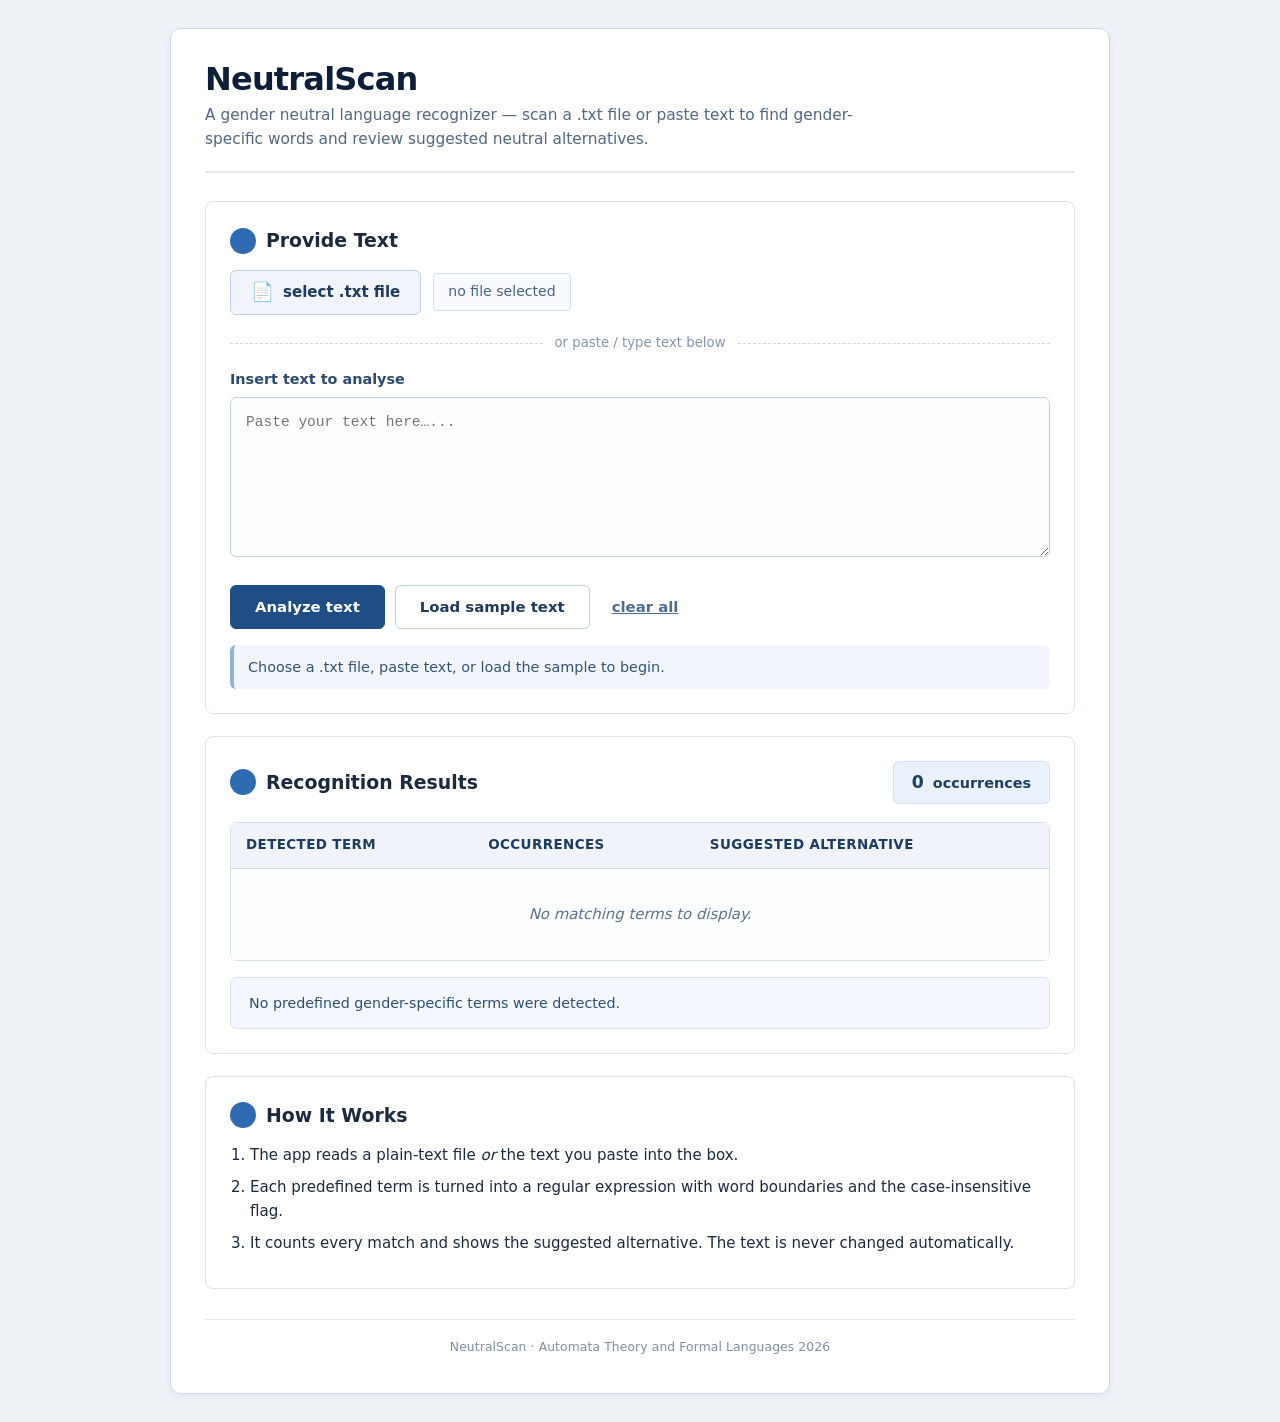
<file: NeutralScan - Gender_Neutral_Language_Recognizer/Source Code/index.html>
<!DOCTYPE html>
<html lang="en">
<head>
  <meta charset="UTF-8">
  <meta name="viewport" content="width=device-width, initial-scale=1.0">
  <title>NeutralScan · Gender Neutral Language Recognizer</title>
  <link rel="stylesheet" href="style.css">
</head>
<body>
<div class="wrapper">

  <header class="app-header">
    <h1 class="app-brand">
      NeutralScan
    </h1>
    <p class="app-subtitle">
      A gender neutral language recognizer — scan a .txt file or paste text to find gender-specific words and review suggested neutral alternatives.
    </p>
  </header>

  <div class="panel">
    <h2><span class="step"></span> Provide Text</h2>

    <div class="file-picker-row">
      <label class="file-label" for="fileInput">
        <span class="icon" aria-hidden="true">📄</span> select .txt file
      </label>
      <input id="fileInput" type="file" accept=".txt,text/plain">
      <span id="fileName" class="file-name">no file selected</span>
    </div>

    <div class="divider"><span>or paste / type text below</span></div>

    <div class="paste-area">
      <label for="textInput">Insert text to analyse</label>
      <textarea id="textInput" placeholder="Paste your text here…..."></textarea>
    </div>

    <div class="button-group">
      <button id="analyzeBtn" class="primary" type="button">Analyze text</button>
      <button id="sampleBtn" type="button">Load sample text</button>
      <button id="clearBtn" class="text-link" type="button">clear all</button>
    </div>

    <div id="status" class="status-msg" role="status" aria-live="polite">
      Choose a .txt file, paste text, or load the sample to begin.
    </div>
  </div>

  <div class="panel">
    <div class="results-header">
      <h2><span class="step"></span> Recognition Results</h2>
      <div class="occurrence-badge"><strong id="totalOccurrences">0</strong> occurrences</div>
    </div>

    <div class="table-container">
      <table>
        <thead>
          <tr>
            <th>Detected term</th>
            <th>Occurrences</th>
            <th>Suggested alternative</th>
          </tr>
        </thead>
        <tbody id="resultsBody">
          <tr><td colspan="3" class="empty-message">No analysis results yet.</td></tr>
        </tbody>
      </table>
    </div>

    <p id="noTerms" class="note-box" hidden>No predefined gender-specific terms were detected.</p>

  </div>

  <div class="panel">
    <h2><span class="step"></span> How It Works</h2>
    <ol class="how-list">
      <li>The app reads a plain-text file <em>or</em> the text you paste into the box.</li>
      <li>Each predefined term is turned into a regular expression with word boundaries and the case-insensitive flag.</li>
      <li>It counts every match and shows the suggested alternative. The text is never changed automatically.</li>
    </ol>
  </div>

  <footer>NeutralScan · Automata Theory and Formal Languages 2026</footer>
</div>

<script src="script.js"></script>
</body>
</html>
</file>
<file: NeutralScan - Gender_Neutral_Language_Recognizer/Source Code/style.css>
*,
    *::before,
    *::after {
      box-sizing: border-box;
      margin: 0;
    }

    html {
      -webkit-text-size-adjust: 100%;
      scroll-behavior: smooth;
    }

    body {
      background: #eef2f7;
      font-family: system-ui, 'Segoe UI', Roboto, Helvetica, Arial, sans-serif;
      padding: clamp(10px, 3vw, 28px) clamp(10px, 3vw, 18px);
      color: #1c2a3f;
      line-height: 1.55;
      min-height: 100vh;
    }

    .wrapper {
      width: 100%;
      max-width: 940px;
      margin: 0 auto;
      background: #ffffff;
      border: 1px solid #cdd8e6;
      border-radius: 10px;
      padding: clamp(18px, 4vw, 32px) clamp(16px, 4vw, 34px) clamp(22px, 4vw, 36px);
      box-shadow: 0 3px 10px rgba(18, 35, 70, 0.04);
    }

    .app-header {
      border-bottom: 2px solid #e4eaf3;
      padding-bottom: clamp(14px, 3vw, 20px);
      margin-bottom: clamp(18px, 3.5vw, 28px);
    }

    .app-brand {
      display: inline-flex;
      align-items: center;
      gap: 10px;
      font-size: clamp(1.45rem, 5.2vw, 2rem);
      font-weight: 700;
      letter-spacing: -0.025em;
      color: #0c1e38;
      line-height: 1.15;
      margin: 0;
    }

    .app-brand .dot {
      width: 10px;
      height: 10px;
      background: #2f6bb0;
      border-radius: 50%;
      display: inline-block;
      flex-shrink: 0;
    }

    .app-subtitle {
      font-size: clamp(0.84rem, 2.5vw, 0.96rem);
      color: #516783;
      margin-top: 6px;
      max-width: 680px;
    }

    h2 {
      font-size: clamp(1.02rem, 3.1vw, 1.18rem);
      font-weight: 600;
      margin: 0 0 14px 0;
      color: #1c2a3f;
      display: flex;
      align-items: center;
      gap: 10px;
    }

    h2 .step {
      display: inline-flex;
      align-items: center;
      justify-content: center;
      width: 26px;
      height: 26px;
      background: #2f6bb0;
      color: #fff;
      border-radius: 50%;
      font-size: 0.82rem;
      font-weight: 700;
      flex-shrink: 0;
    }

    .panel {
      border: 1px solid #dbe3ee;
      border-radius: 8px;
      padding: clamp(16px, 3.2vw, 24px);
      margin-bottom: clamp(16px, 3vw, 22px);
      background: #ffffff;
    }

    .file-picker-row {
      display: flex;
      flex-wrap: wrap;
      align-items: center;
      gap: 12px;
      margin-bottom: 10px;
    }

    .file-label {
      display: inline-flex;
      align-items: center;
      gap: 9px;
      background: #f1f5fb;
      padding: 10px 20px;
      border-radius: 6px;
      border: 1px solid #bfcfe3;
      font-weight: 600;
      font-size: clamp(0.86rem, 2.4vw, 0.94rem);
      cursor: pointer;
      color: #1e3b5f;
      transition: background 0.12s, border-color 0.12s;
      min-height: 44px;
    }

    .file-label:hover {
      background: #e6eef9;
      border-color: #2f6bb0;
    }

    .file-label span.icon {
      font-size: 1.15rem;
      line-height: 1;
    }

    #fileInput {
      position: absolute;
      width: 1px;
      height: 1px;
      opacity: 0;
      overflow: hidden;
      clip: rect(0,0,0,0);
      white-space: nowrap;
    }

    .file-name {
      font-size: clamp(0.8rem, 2.3vw, 0.88rem);
      color: #46638a;
      background: #f8fafd;
      padding: 7px 14px;
      border-radius: 4px;
      display: inline-block;
      border: 1px solid #d5e0ee;
      overflow-wrap: anywhere;
      max-width: 100%;
    }

    .divider {
      display: flex;
      align-items: center;
      text-align: center;
      color: #8395ad;
      font-size: clamp(0.76rem, 2.3vw, 0.83rem);
      margin: clamp(14px, 3vw, 18px) 0 clamp(10px, 2.5vw, 14px);
    }
    .divider::before,
    .divider::after {
      content: '';
      flex: 1;
      border-bottom: 1px dashed #cdd9e9;
    }
    .divider span {
      padding: 0 12px;
      background: #fff;
      white-space: nowrap;
      font-weight: 500;
    }

    .paste-area {
      margin: 4px 0;
    }

    .paste-area label {
      display: block;
      font-size: clamp(0.85rem, 2.4vw, 0.9rem);
      font-weight: 600;
      color: #2c4a70;
      margin-bottom: 7px;
    }

    #textInput {
      width: 100%;
      min-height: clamp(110px, 22vh, 160px);
      padding: 13px 15px;
      font-family: 'Courier New', ui-monospace, monospace;
      font-size: clamp(0.84rem, 2.4vw, 0.91rem);
      border: 1px solid #bfcfe3;
      border-radius: 6px;
      background: #fbfdff;
      color: #1c2a3f;
      resize: vertical;
      line-height: 1.55;
      transition: border-color 0.12s, background 0.12s;
    }

    #textInput:focus {
      outline: 2px solid #8fb3e0;
      outline-offset: 0;
      border-color: transparent;
      background: #fff;
    }

    .button-group {
      display: flex;
      flex-wrap: wrap;
      gap: 10px;
      margin: clamp(14px, 3vw, 20px) 0 0;
    }

    button {
      font-family: inherit;
      font-size: clamp(0.85rem, 2.4vw, 0.93rem);
      padding: 11px 24px;
      border-radius: 6px;
      border: 1px solid #bfcfe3;
      background: #fff;
      font-weight: 600;
      color: #1e3b5f;
      cursor: pointer;
      transition: background 0.12s, border-color 0.12s, color 0.12s;
      min-height: 44px;
    }

    button:hover {
      background: #f2f6fc;
      border-color: #2f6bb0;
    }

    button.primary {
      background: #1f4e85;
      border-color: #1f4e85;
      color: #fff;
    }

    button.primary:hover {
      background: #163a66;
      border-color: #163a66;
    }

    button.text-link {
      border: none;
      background: transparent;
      color: #4d6d95;
      text-decoration: underline;
      padding: 11px 12px;
    }

    button.text-link:hover {
      color: #12263f;
      background: transparent;
    }

    .status-msg {
      font-size: clamp(0.82rem, 2.4vw, 0.9rem);
      color: #33527a;
      margin-top: clamp(12px, 2.5vw, 16px);
      padding: 11px 14px;
      background: #f2f6fc;
      border-radius: 6px;
      border-left: 4px solid #8fb3e0;
      overflow-wrap: anywhere;
    }

    .status-msg.error {
      background: #fef4f1;
      border-left-color: #c0412f;
      color: #8c2818;
    }

    .status-msg.success {
      background: #eff8f2;
      border-left-color: #2b7a4b;
      color: #185c39;
    }

    .results-header {
      display: flex;
      justify-content: space-between;
      align-items: center;
      flex-wrap: wrap;
      gap: 12px;
      margin-bottom: 4px;
    }

    .results-header h2 {
      margin-bottom: 0;
    }

    .occurrence-badge {
      background: #eaf1fa;
      padding: 7px 18px;
      border-radius: 6px;
      font-size: clamp(0.82rem, 2.4vw, 0.9rem);
      color: #1d3f66;
      font-weight: 600;
      white-space: nowrap;
      border: 1px solid #d3e1f2;
    }

    .occurrence-badge strong {
      font-size: 1.2em;
      margin-right: 4px;
    }

    .table-container {
      overflow-x: auto;
      -webkit-overflow-scrolling: touch;
      margin: clamp(14px, 3vw, 18px) 0 6px;
      border: 1px solid #d8e2ef;
      border-radius: 6px;
    }

    table {
      width: 100%;
      border-collapse: collapse;
      font-size: clamp(0.83rem, 2.4vw, 0.93rem);
      background: #fff;
      min-width: 480px;
    }

    th {
      text-align: left;
      font-weight: 700;
      background: #f0f4fa;
      padding: 12px 15px;
      border-bottom: 1px solid #cdd9e9;
      color: #1e3b5f;
      font-size: clamp(0.74rem, 2.2vw, 0.84rem);
      text-transform: uppercase;
      letter-spacing: 0.03em;
      white-space: nowrap;
    }

    td {
      padding: 12px 15px;
      border-bottom: 1px solid #e6ecf4;
      vertical-align: top;
      overflow-wrap: anywhere;
    }

    tr:last-child td {
      border-bottom: none;
    }

    tbody tr:hover {
      background: #fafcff;
    }

    .empty-message {
      padding: 34px 16px;
      text-align: center;
      color: #5d738e;
      font-style: italic;
      background: #fcfdff;
    }

    .note-box {
      background: #f4f8fe;
      border-radius: 6px;
      padding: 14px 18px;
      font-size: clamp(0.82rem, 2.4vw, 0.89rem);
      color: #2d4e77;
      margin: 16px 0 0;
      border: 1px solid #d6e3f2;
      overflow-wrap: anywhere;
    }

    .how-list {
      padding-left: 20px;
      margin: 10px 0 6px;
    }

    .how-list li {
      margin-bottom: 9px;
      font-size: clamp(0.85rem, 2.5vw, 0.94rem);
    }

    footer {
      text-align: center;
      font-size: clamp(0.7rem, 2vw, 0.77rem);
      color: #7d8fa6;
      margin-top: clamp(22px, 4vw, 30px);
      border-top: 1px solid #e2e9f2;
      padding-top: clamp(14px, 3vw, 18px);
      letter-spacing: 0.01em;
    }

    [hidden] {
      display: none !important;
    }

    @media (max-width: 700px) {
      .file-picker-row {
        flex-direction: column;
        align-items: stretch;
      }
      .file-label {
        justify-content: center;
      }
      .file-name {
        text-align: center;
      }
      .button-group {
        flex-direction: column;
      }
      .button-group button {
        width: 100%;
      }
      .results-header {
        flex-direction: column;
        align-items: flex-start;
      }
      .occurrence-badge {
        align-self: flex-start;
      }
    }

    @media (max-width: 480px) {
      .wrapper {
        border-radius: 6px;
        border-left: none;
        border-right: none;
      }
      .divider span {
        padding: 0 8px;
        font-size: 0.74rem;
      }
      h2 .step {
        width: 23px;
        height: 23px;
        font-size: 0.76rem;
      }
    }

    @media (prefers-reduced-motion: reduce) {
      * {
        transition: none !important;
      }
    }
</file>
